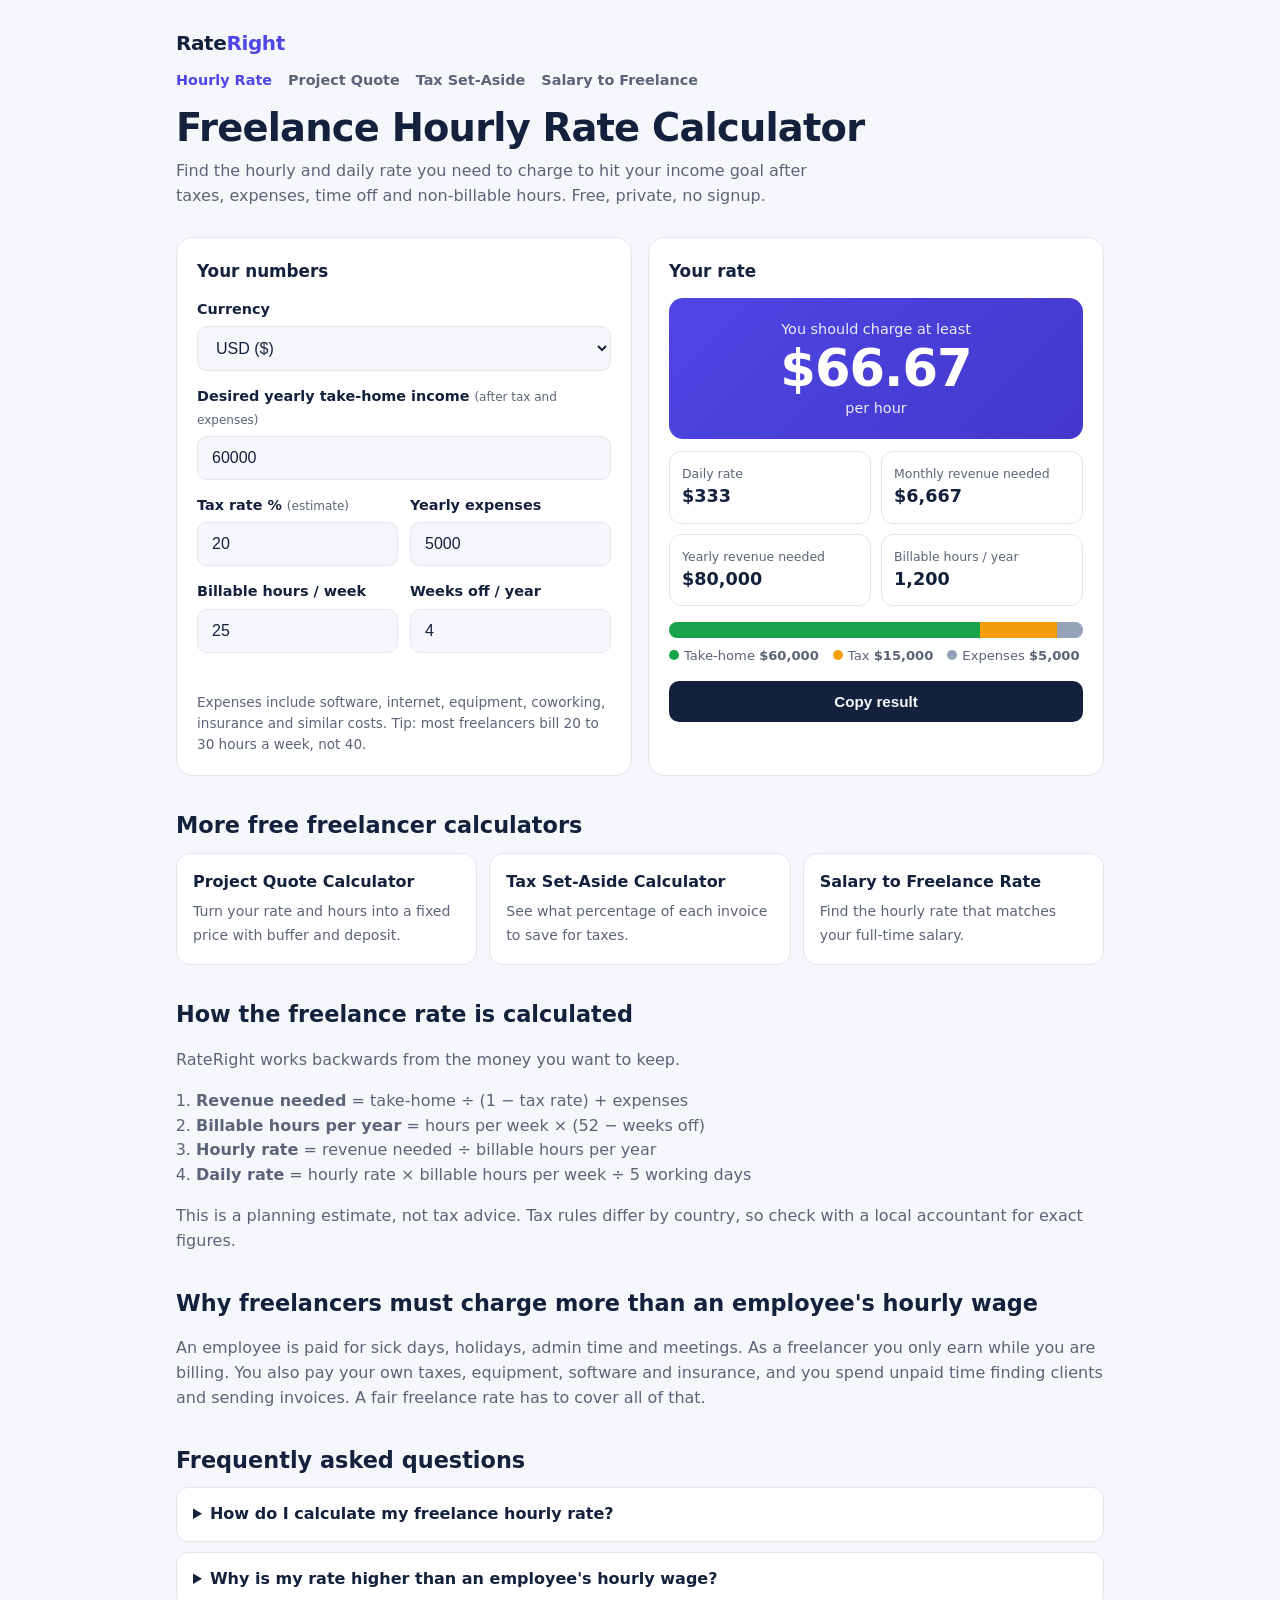
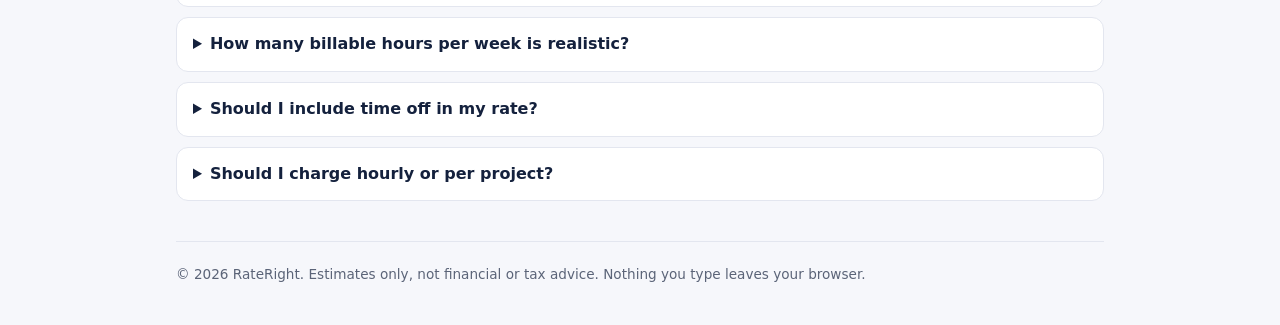
<file: index.html>
<!DOCTYPE html>
<html lang="en">
<head>
<meta charset="utf-8">
<meta name="viewport" content="width=device-width, initial-scale=1">
<title>RateRight – Freelance Hourly Rate Calculator</title>
<meta name="description" content="Free freelance hourly rate calculator. Enter your target income, taxes, expenses and billable hours to find the hourly and daily rate you should charge.">
<meta name="robots" content="index, follow">
<meta property="og:title" content="RateRight – Freelance Hourly Rate Calculator">
<meta property="og:description" content="Find out exactly what to charge per hour as a freelancer. Free, no signup.">
<meta property="og:type" content="website">
<meta name="twitter:card" content="summary">
<!-- After deploying, paste your Google Search Console verification tag here:
<meta name="google-site-verification" content="YOUR_CODE"> -->
<script type="application/ld+json">
{
  "@context": "https://schema.org",
  "@type": "FAQPage",
  "mainEntity": [
    {"@type": "Question", "name": "How do I calculate my freelance hourly rate?",
     "acceptedAnswer": {"@type": "Answer", "text": "Add your yearly business expenses to the pre-tax income you need, then divide by the hours you can realistically bill in a year. RateRight does this for you."}},
    {"@type": "Question", "name": "Why is my freelance rate higher than an employee's hourly wage?",
     "acceptedAnswer": {"@type": "Answer", "text": "Freelancers pay their own taxes, expenses and time off, and cannot bill every working hour because of admin, marketing and gaps between projects."}},
    {"@type": "Question", "name": "How many billable hours per week is realistic?",
     "acceptedAnswer": {"@type": "Answer", "text": "Most freelancers bill 20 to 30 hours a week. The rest of the week goes to finding clients, invoicing, communication and learning."}},
    {"@type": "Question", "name": "Should I include time off in my rate?",
     "acceptedAnswer": {"@type": "Answer", "text": "Yes. Holidays, sick days and slow periods are unpaid for freelancers, so the weeks you do not work must be covered by the weeks you do."}}
  ]
}
</script>
<style>
:root{
  --bg:#f6f7fb; --card:#ffffff; --text:#14213d; --muted:#5b6478; --line:#e3e6ef;
  --brand:#4f46e5; --brand-d:#4338ca; --good:#16a34a; --tax:#f59e0b; --exp:#94a3b8;
}
@media (prefers-color-scheme: dark){
  :root{ --bg:#0f1220; --card:#181c30; --text:#eef0fa; --muted:#a2a9c0; --line:#2a2f4a; --brand:#818cf8; --brand-d:#6366f1; }
}
*{box-sizing:border-box}
html{-webkit-text-size-adjust:100%}
body{margin:0;font-family:system-ui,-apple-system,"Segoe UI",Roboto,Arial,sans-serif;background:var(--bg);color:var(--text);line-height:1.55}
.wrap{max-width:960px;margin:0 auto;padding:0 16px}
header{padding:28px 0 8px}
.logo{font-weight:800;font-size:1.25rem;letter-spacing:-.02em}
.logo span{color:var(--brand)}
h1{font-size:clamp(1.6rem,5vw,2.4rem);line-height:1.2;margin:14px 0 8px;letter-spacing:-.02em}
.lead{color:var(--muted);margin:0 0 20px;max-width:640px}
.grid{display:grid;gap:16px;grid-template-columns:1fr}
@media(min-width:800px){.grid{grid-template-columns:1fr 1fr}}
.card{background:var(--card);border:1px solid var(--line);border-radius:16px;padding:20px}
.card h2{margin:0 0 14px;font-size:1.05rem}
label{display:block;font-weight:600;font-size:.9rem;margin:14px 0 6px}
label small{font-weight:400;color:var(--muted)}
input,select{width:100%;padding:12px 14px;font-size:1rem;border:1px solid var(--line);border-radius:10px;background:var(--bg);color:var(--text)}
input:focus,select:focus{outline:2px solid var(--brand);outline-offset:1px}
.row{display:grid;grid-template-columns:1fr 1fr;gap:12px}
.big{background:linear-gradient(135deg,var(--brand),var(--brand-d));color:#fff;border-radius:14px;padding:20px;text-align:center}
.big .t{font-size:.9rem;opacity:.9}
.big .n{font-size:clamp(2.2rem,9vw,3.2rem);font-weight:800;letter-spacing:-.02em;line-height:1.1}
.big .u{font-size:.9rem;opacity:.9}
.stats{display:grid;grid-template-columns:1fr 1fr;gap:10px;margin-top:12px}
.stat{border:1px solid var(--line);border-radius:12px;padding:12px}
.stat .k{font-size:.78rem;color:var(--muted)}
.stat .v{font-size:1.1rem;font-weight:700}
.bar{display:flex;height:16px;border-radius:99px;overflow:hidden;margin:16px 0 8px;background:var(--line)}
.bar div{height:100%;transition:width .3s}
.legend{display:flex;flex-wrap:wrap;gap:6px 14px;font-size:.82rem;color:var(--muted)}
.legend i{display:inline-block;width:10px;height:10px;border-radius:50%;margin-right:5px}
button{margin-top:14px;width:100%;padding:12px;border:0;border-radius:10px;background:var(--text);color:var(--bg);font-weight:700;font-size:.95rem;cursor:pointer}
button:hover{opacity:.9}
.err{color:#dc2626;font-size:.9rem;margin-top:10px;min-height:1.2em}
.note{font-size:.85rem;color:var(--muted);margin-top:12px}
section.info{margin:32px 0}
section.info h2{font-size:1.4rem;margin:0 0 10px}
section.info p,section.info li{color:var(--muted)}
ol{padding-left:20px}
details{background:var(--card);border:1px solid var(--line);border-radius:12px;padding:14px 16px;margin-bottom:10px}
summary{cursor:pointer;font-weight:600}
details p{margin:10px 0 0}
code{background:var(--bg);border:1px solid var(--line);padding:2px 6px;border-radius:6px;font-size:.9em}
.logo a{color:inherit;text-decoration:none}
.nav{display:flex;flex-wrap:wrap;gap:8px 16px;margin-top:10px}
.nav a{color:var(--muted);text-decoration:none;font-size:.9rem;font-weight:600}
.nav a:hover,.nav a.on{color:var(--brand)}
.tools{display:grid;gap:12px;grid-template-columns:1fr}
@media(min-width:700px){.tools{grid-template-columns:repeat(3,1fr)}}
.tool{display:block;background:var(--card);border:1px solid var(--line);border-radius:14px;padding:16px;text-decoration:none;color:var(--text)}
.tool:hover{border-color:var(--brand)}
.tool b{display:block;margin-bottom:4px}
.tool span{color:var(--muted);font-size:.88rem}
footer{border-top:1px solid var(--line);padding:22px 0 40px;color:var(--muted);font-size:.85rem;margin-top:40px}
</style>
</head>
<body>
<div class="wrap">
  <header>
    <div class="logo"><a href="index.html">Rate<span>Right</span></a></div>
    <nav class="nav">
      <a href="index.html" class="on">Hourly Rate</a>
      <a href="project-quote-calculator.html">Project Quote</a>
      <a href="freelance-tax-calculator.html">Tax Set-Aside</a>
      <a href="salary-to-freelance-rate-calculator.html">Salary to Freelance</a>
    </nav>
    <h1>Freelance Hourly Rate Calculator</h1>
    <p class="lead">Find the hourly and daily rate you need to charge to hit your income goal after taxes, expenses, time off and non-billable hours. Free, private, no signup.</p>
  </header>

  <main>
    <div class="grid">
      <div class="card">
        <h2>Your numbers</h2>

        <label for="cur">Currency</label>
        <select id="cur">
          <option value="$">USD ($)</option>
          <option value="£">GBP (£)</option>
          <option value="€">EUR (€)</option>
          <option value="A$">AUD (A$)</option>
          <option value="C$">CAD (C$)</option>
          <option value="Rs ">PKR (Rs)</option>
          <option value="₹">INR (₹)</option>
          <option value="AED ">AED</option>
        </select>

        <label for="income">Desired yearly take-home income <small>(after tax and expenses)</small></label>
        <input id="income" type="number" inputmode="decimal" min="0" value="60000">

        <div class="row">
          <div>
            <label for="tax">Tax rate % <small>(estimate)</small></label>
            <input id="tax" type="number" inputmode="decimal" min="0" max="90" value="20">
          </div>
          <div>
            <label for="exp">Yearly expenses</label>
            <input id="exp" type="number" inputmode="decimal" min="0" value="5000">
          </div>
        </div>

        <div class="row">
          <div>
            <label for="hrs">Billable hours / week</label>
            <input id="hrs" type="number" inputmode="decimal" min="1" max="80" value="25">
          </div>
          <div>
            <label for="off">Weeks off / year</label>
            <input id="off" type="number" inputmode="decimal" min="0" max="51" value="4">
          </div>
        </div>
        <div class="err" id="err" role="alert"></div>
        <div class="note">Expenses include software, internet, equipment, coworking, insurance and similar costs. Tip: most freelancers bill 20 to 30 hours a week, not 40.</div>
      </div>

      <div class="card" aria-live="polite">
        <h2>Your rate</h2>
        <div class="big">
          <div class="t">You should charge at least</div>
          <div class="n" id="hourly">–</div>
          <div class="u">per hour</div>
        </div>

        <div class="stats">
          <div class="stat"><div class="k">Daily rate</div><div class="v" id="daily">–</div></div>
          <div class="stat"><div class="k">Monthly revenue needed</div><div class="v" id="monthly">–</div></div>
          <div class="stat"><div class="k">Yearly revenue needed</div><div class="v" id="yearly">–</div></div>
          <div class="stat"><div class="k">Billable hours / year</div><div class="v" id="yhrs">–</div></div>
        </div>

        <div class="bar" aria-hidden="true">
          <div id="b1" style="background:var(--good)"></div>
          <div id="b2" style="background:var(--tax)"></div>
          <div id="b3" style="background:var(--exp)"></div>
        </div>
        <div class="legend">
          <span><i style="background:var(--good)"></i>Take-home <b id="l1">–</b></span>
          <span><i style="background:var(--tax)"></i>Tax <b id="l2">–</b></span>
          <span><i style="background:var(--exp)"></i>Expenses <b id="l3">–</b></span>
        </div>
        <button id="copy" type="button">Copy result</button>
      </div>
    </div>

    <section class="info">
      <h2>More free freelancer calculators</h2>
      <div class="tools">
        <a class="tool" href="project-quote-calculator.html"><b>Project Quote Calculator</b><span>Turn your rate and hours into a fixed price with buffer and deposit.</span></a>
        <a class="tool" href="freelance-tax-calculator.html"><b>Tax Set-Aside Calculator</b><span>See what percentage of each invoice to save for taxes.</span></a>
        <a class="tool" href="salary-to-freelance-rate-calculator.html"><b>Salary to Freelance Rate</b><span>Find the hourly rate that matches your full-time salary.</span></a>
      </div>
    </section>

    <!-- Ad slot (AdSense) can go here later -->

    <section class="info">
      <h2>How the freelance rate is calculated</h2>
      <p>RateRight works backwards from the money you want to keep.</p>
      <ol>
        <li><b>Revenue needed</b> = take-home ÷ (1 − tax rate) + expenses</li>
        <li><b>Billable hours per year</b> = hours per week × (52 − weeks off)</li>
        <li><b>Hourly rate</b> = revenue needed ÷ billable hours per year</li>
        <li><b>Daily rate</b> = hourly rate × billable hours per week ÷ 5 working days</li>
      </ol>
      <p>This is a planning estimate, not tax advice. Tax rules differ by country, so check with a local accountant for exact figures.</p>
    </section>

    <section class="info">
      <h2>Why freelancers must charge more than an employee's hourly wage</h2>
      <p>An employee is paid for sick days, holidays, admin time and meetings. As a freelancer you only earn while you are billing. You also pay your own taxes, equipment, software and insurance, and you spend unpaid time finding clients and sending invoices. A fair freelance rate has to cover all of that.</p>
    </section>

    <section class="info">
      <h2>Frequently asked questions</h2>
      <details><summary>How do I calculate my freelance hourly rate?</summary>
        <p>Add your yearly expenses to the pre-tax income you need, then divide by the hours you can realistically bill in a year. RateRight does this automatically.</p></details>
      <details><summary>Why is my rate higher than an employee's hourly wage?</summary>
        <p>Freelancers pay their own taxes, expenses and time off, and cannot bill every working hour because of admin, marketing and gaps between projects.</p></details>
      <details><summary>How many billable hours per week is realistic?</summary>
        <p>Most freelancers bill 20 to 30 hours a week. The rest goes to finding clients, invoicing, communication and learning.</p></details>
      <details><summary>Should I include time off in my rate?</summary>
        <p>Yes. Holidays, sick days and slow periods are unpaid, so the weeks you do work must cover the weeks you do not.</p></details>
      <details><summary>Should I charge hourly or per project?</summary>
        <p>Use your hourly rate as a floor. For projects, estimate the hours, multiply by your rate, and add a buffer for revisions and delays.</p></details>
    </section>
  </main>

  <footer>
    © <span id="yr"></span> RateRight. Estimates only, not financial or tax advice. Nothing you type leaves your browser.
  </footer>
</div>

<script>
(function(){
  var $ = function(id){ return document.getElementById(id); };
  var last = "";

  function num(id){ var v = parseFloat($(id).value); return isNaN(v) ? NaN : v; }
  function money(n){
    var c = $("cur").value;
    return c + Math.round(n).toLocaleString("en-US");
  }
  function money2(n){
    var c = $("cur").value;
    return c + n.toLocaleString("en-US", {minimumFractionDigits:2, maximumFractionDigits:2});
  }
  function clear(){
    ["hourly","daily","monthly","yearly","yhrs","l1","l2","l3"].forEach(function(id){ $(id).textContent = "–"; });
    ["b1","b2","b3"].forEach(function(id){ $(id).style.width = "0%"; });
    last = "";
  }

  function calc(){
    var income = num("income"), tax = num("tax"), exp = num("exp"), hrs = num("hrs"), off = num("off");
    var err = $("err");
    err.textContent = "";

    if ([income,tax,exp,hrs,off].some(isNaN)) { err.textContent = "Please fill in all fields."; clear(); return; }
    if (income < 0 || exp < 0 || tax < 0 || off < 0) { err.textContent = "Values cannot be negative."; clear(); return; }
    if (tax >= 100) { err.textContent = "Tax rate must be below 100%."; clear(); return; }
    if (hrs <= 0 || hrs > 80) { err.textContent = "Billable hours per week must be between 1 and 80."; clear(); return; }
    if (off > 51) { err.textContent = "Weeks off must be 51 or fewer."; clear(); return; }

    var t = tax / 100;
    var pretax = income / (1 - t);
    var revenue = pretax + exp;
    var workWeeks = 52 - off;
    var yearHours = hrs * workWeeks;
    var hourly = revenue / yearHours;
    var daily = hourly * hrs / 5;
    var taxAmt = pretax - income;

    $("hourly").textContent = money2(hourly);
    $("daily").textContent = money(daily);
    $("monthly").textContent = money(revenue / 12);
    $("yearly").textContent = money(revenue);
    $("yhrs").textContent = Math.round(yearHours).toLocaleString("en-US");

    $("b1").style.width = (income / revenue * 100) + "%";
    $("b2").style.width = (taxAmt / revenue * 100) + "%";
    $("b3").style.width = (exp / revenue * 100) + "%";
    $("l1").textContent = money(income);
    $("l2").textContent = money(taxAmt);
    $("l3").textContent = money(exp);

    last = "To take home " + money(income) + " a year I need to charge " + money2(hourly) +
           " per hour (" + money(daily) + " per day), based on " + hrs + " billable hours a week and " +
           off + " weeks off. Calculated with RateRight.";
  }

  ["income","tax","exp","hrs","off","cur"].forEach(function(id){
    $(id).addEventListener("input", calc);
    $(id).addEventListener("change", calc);
  });

  $("copy").addEventListener("click", function(){
    var btn = $("copy");
    if (!last) return;
    function done(){ btn.textContent = "Copied!"; setTimeout(function(){ btn.textContent = "Copy result"; }, 1500); }
    if (navigator.clipboard && navigator.clipboard.writeText) {
      navigator.clipboard.writeText(last).then(done, function(){});
    } else {
      var ta = document.createElement("textarea");
      ta.value = last; document.body.appendChild(ta); ta.select();
      try { document.execCommand("copy"); done(); } catch(e) {}
      document.body.removeChild(ta);
    }
  });

  $("yr").textContent = new Date().getFullYear();
  calc();
})();
</script>
</body>
</html>
</file>
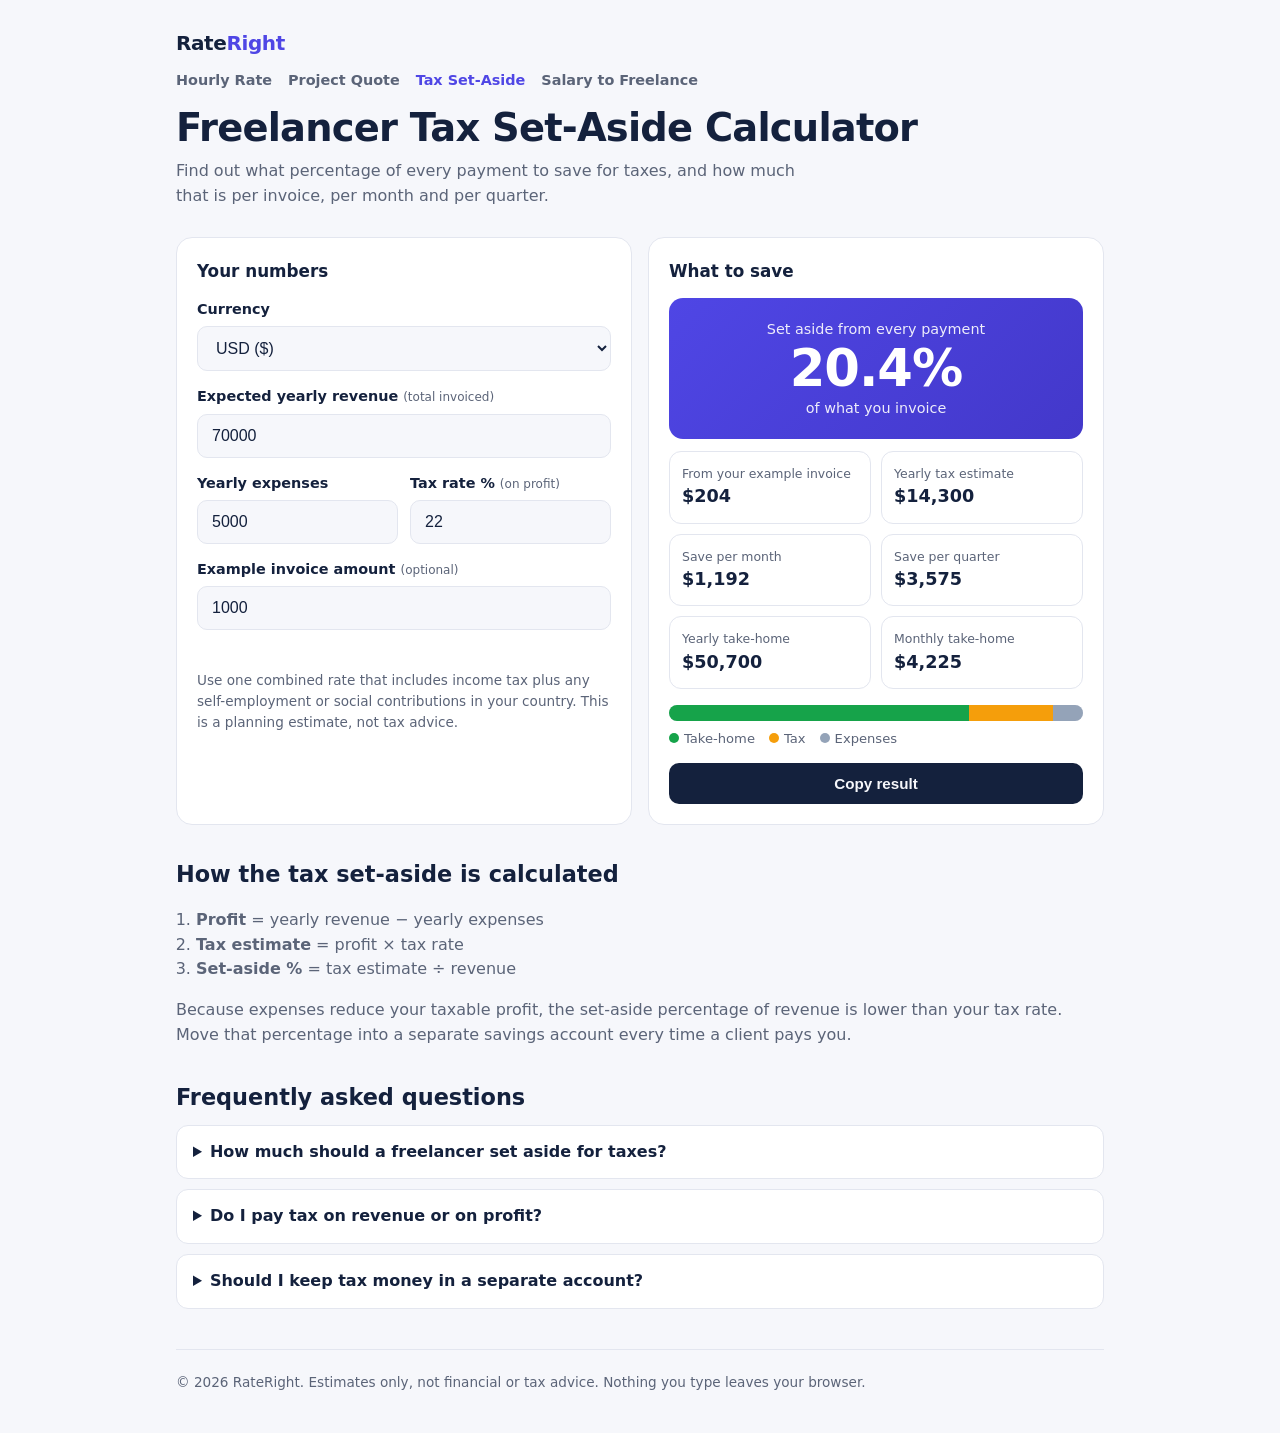
<file: freelance-tax-calculator.html>
<!DOCTYPE html>
<html lang="en">
<head>
<meta charset="utf-8">
<meta name="viewport" content="width=device-width, initial-scale=1">
<title>Freelancer Tax Set-Aside Calculator – RateRight</title>
<meta name="description" content="Free tax set-aside calculator for freelancers. See what percentage of every invoice to save for taxes, plus monthly and quarterly amounts.">
<meta name="robots" content="index, follow">
<meta property="og:title" content="Freelancer Tax Set-Aside Calculator – RateRight">
<meta property="og:description" content="How much of each invoice should you save for tax? Free, private, no signup.">
<meta property="og:type" content="website">
<script type="application/ld+json">
{
  "@context": "https://schema.org",
  "@type": "FAQPage",
  "mainEntity": [
    {"@type": "Question", "name": "How much should a freelancer set aside for taxes?",
     "acceptedAnswer": {"@type": "Answer", "text": "Many freelancers set aside 20 to 30 percent of their profit, but the right figure depends on your country, income level and deductions. Ask a local accountant for your exact rate."}},
    {"@type": "Question", "name": "Do I pay tax on revenue or on profit?",
     "acceptedAnswer": {"@type": "Answer", "text": "In most countries freelancers are taxed on profit, which is revenue minus allowable business expenses. Rules differ, so check your local tax authority."}},
    {"@type": "Question", "name": "Should I keep tax money in a separate account?",
     "acceptedAnswer": {"@type": "Answer", "text": "Yes. Moving the set-aside percentage into a separate savings account every time you get paid makes tax bills much less stressful."}}
  ]
}
</script>
<link rel="stylesheet" href="style.css">
</head>
<body>
<div class="wrap">
  <header>
    <div class="logo"><a href="index.html">Rate<span>Right</span></a></div>
    <nav class="nav">
      <a href="index.html">Hourly Rate</a>
      <a href="project-quote-calculator.html">Project Quote</a>
      <a href="freelance-tax-calculator.html" class="on">Tax Set-Aside</a>
      <a href="salary-to-freelance-rate-calculator.html">Salary to Freelance</a>
    </nav>
    <h1>Freelancer Tax Set-Aside Calculator</h1>
    <p class="lead">Find out what percentage of every payment to save for taxes, and how much that is per invoice, per month and per quarter.</p>
  </header>

  <main>
    <div class="grid">
      <div class="card">
        <h2>Your numbers</h2>
        <label for="cur">Currency</label>
        <select id="cur">
          <option value="$">USD ($)</option>
          <option value="£">GBP (£)</option>
          <option value="€">EUR (€)</option>
          <option value="A$">AUD (A$)</option>
          <option value="C$">CAD (C$)</option>
          <option value="Rs ">PKR (Rs)</option>
          <option value="₹">INR (₹)</option>
          <option value="AED ">AED</option>
        </select>

        <label for="rev">Expected yearly revenue <small>(total invoiced)</small></label>
        <input id="rev" type="number" inputmode="decimal" min="0" value="70000">

        <div class="row">
          <div>
            <label for="exp">Yearly expenses</label>
            <input id="exp" type="number" inputmode="decimal" min="0" value="5000">
          </div>
          <div>
            <label for="tax">Tax rate % <small>(on profit)</small></label>
            <input id="tax" type="number" inputmode="decimal" min="0" max="90" value="22">
          </div>
        </div>

        <label for="inv">Example invoice amount <small>(optional)</small></label>
        <input id="inv" type="number" inputmode="decimal" min="0" value="1000">
        <div class="err" id="err" role="alert"></div>
        <div class="note">Use one combined rate that includes income tax plus any self-employment or social contributions in your country. This is a planning estimate, not tax advice.</div>
      </div>

      <div class="card" aria-live="polite">
        <h2>What to save</h2>
        <div class="big">
          <div class="t">Set aside from every payment</div>
          <div class="n" id="pct">–</div>
          <div class="u">of what you invoice</div>
        </div>
        <div class="stats">
          <div class="stat"><div class="k">From your example invoice</div><div class="v" id="invSave">–</div></div>
          <div class="stat"><div class="k">Yearly tax estimate</div><div class="v" id="taxYear">–</div></div>
          <div class="stat"><div class="k">Save per month</div><div class="v" id="taxMonth">–</div></div>
          <div class="stat"><div class="k">Save per quarter</div><div class="v" id="taxQuarter">–</div></div>
          <div class="stat"><div class="k">Yearly take-home</div><div class="v" id="takeYear">–</div></div>
          <div class="stat"><div class="k">Monthly take-home</div><div class="v" id="takeMonth">–</div></div>
        </div>
        <div class="bar" aria-hidden="true">
          <div id="b1" style="background:var(--good)"></div>
          <div id="b2" style="background:var(--tax)"></div>
          <div id="b3" style="background:var(--exp)"></div>
        </div>
        <div class="legend">
          <span><i style="background:var(--good)"></i>Take-home</span>
          <span><i style="background:var(--tax)"></i>Tax</span>
          <span><i style="background:var(--exp)"></i>Expenses</span>
        </div>
        <button id="copy" type="button">Copy result</button>
      </div>
    </div>

    <section class="info">
      <h2>How the tax set-aside is calculated</h2>
      <ol>
        <li><b>Profit</b> = yearly revenue − yearly expenses</li>
        <li><b>Tax estimate</b> = profit × tax rate</li>
        <li><b>Set-aside %</b> = tax estimate ÷ revenue</li>
      </ol>
      <p>Because expenses reduce your taxable profit, the set-aside percentage of revenue is lower than your tax rate. Move that percentage into a separate savings account every time a client pays you.</p>
    </section>

    <section class="info">
      <h2>Frequently asked questions</h2>
      <details><summary>How much should a freelancer set aside for taxes?</summary>
        <p>Many freelancers save 20 to 30 percent of profit, but it depends on your country, income and deductions. Ask a local accountant for your exact rate.</p></details>
      <details><summary>Do I pay tax on revenue or on profit?</summary>
        <p>In most countries, on profit: revenue minus allowable business expenses. Rules differ, so check your local tax authority.</p></details>
      <details><summary>Should I keep tax money in a separate account?</summary>
        <p>Yes. Moving the set-aside percentage into savings whenever you get paid makes tax time much less stressful.</p></details>
    </section>
  </main>

  <footer>© <span id="yr"></span> RateRight. Estimates only, not financial or tax advice. Nothing you type leaves your browser.</footer>
</div>

<script>
(function(){
  var $ = function(id){ return document.getElementById(id); };
  var last = "";
  function num(id){ var v = parseFloat($(id).value); return isNaN(v) ? NaN : v; }
  function money(n){ return $("cur").value + Math.round(n).toLocaleString("en-US"); }
  function clear(){
    ["pct","invSave","taxYear","taxMonth","taxQuarter","takeYear","takeMonth"].forEach(function(id){ $(id).textContent = "–"; });
    ["b1","b2","b3"].forEach(function(id){ $(id).style.width = "0%"; });
    last = "";
  }
  function calc(){
    var rev=num("rev"), exp=num("exp"), tax=num("tax"), inv=num("inv");
    var err=$("err"); err.textContent="";
    if(isNaN(inv)) inv=0;
    if([rev,exp,tax].some(isNaN)){ err.textContent="Please fill in revenue, expenses and tax rate."; clear(); return; }
    if(rev<=0){ err.textContent="Revenue must be above 0."; clear(); return; }
    if(exp<0||tax<0||inv<0){ err.textContent="Values cannot be negative."; clear(); return; }
    if(tax>=100){ err.textContent="Tax rate must be below 100%."; clear(); return; }
    if(exp>rev){ err.textContent="Expenses are higher than revenue, so there is no taxable profit."; clear(); return; }

    var profit=rev-exp, taxAmt=profit*tax/100, pct=taxAmt/rev*100, take=profit-taxAmt;
    $("pct").textContent=pct.toFixed(1)+"%";
    $("invSave").textContent=money(inv*pct/100);
    $("taxYear").textContent=money(taxAmt);
    $("taxMonth").textContent=money(taxAmt/12);
    $("taxQuarter").textContent=money(taxAmt/4);
    $("takeYear").textContent=money(take);
    $("takeMonth").textContent=money(take/12);
    $("b1").style.width=(take/rev*100)+"%";
    $("b2").style.width=(taxAmt/rev*100)+"%";
    $("b3").style.width=(exp/rev*100)+"%";
    last="With "+money(rev)+" yearly revenue, "+money(exp)+" expenses and a "+tax+"% tax rate, I should set aside "+pct.toFixed(1)+
      "% of every payment ("+money(taxAmt/12)+" per month). Calculated with RateRight.";
  }
  ["rev","exp","tax","inv","cur"].forEach(function(id){
    $(id).addEventListener("input",calc); $(id).addEventListener("change",calc);
  });
  $("copy").addEventListener("click",function(){
    var btn=$("copy"); if(!last) return;
    function done(){ btn.textContent="Copied!"; setTimeout(function(){ btn.textContent="Copy result"; },1500); }
    if(navigator.clipboard&&navigator.clipboard.writeText){ navigator.clipboard.writeText(last).then(done,function(){}); }
    else{ var ta=document.createElement("textarea"); ta.value=last; document.body.appendChild(ta); ta.select();
      try{ document.execCommand("copy"); done(); }catch(e){} document.body.removeChild(ta); }
  });
  $("yr").textContent=new Date().getFullYear();
  calc();
})();
</script>
</body>
</html>
</file>
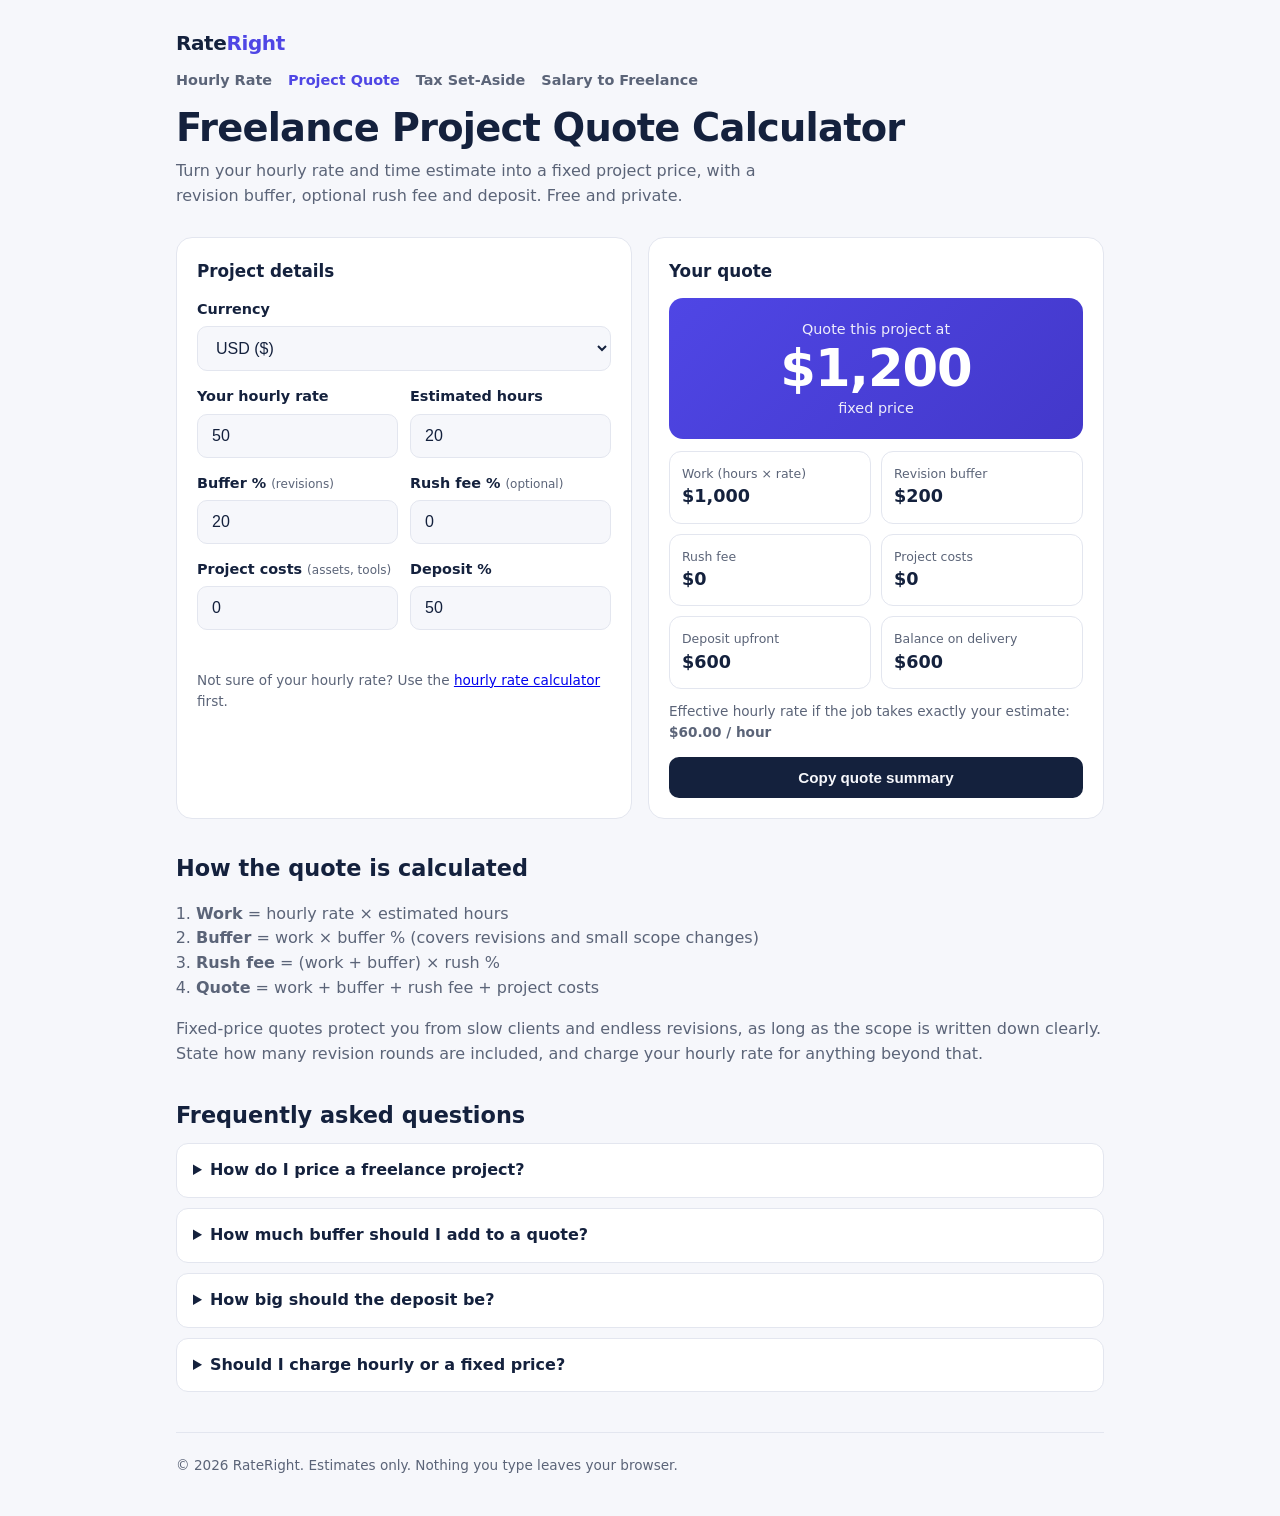
<file: project-quote-calculator.html>
<!DOCTYPE html>
<html lang="en">
<head>
<meta charset="utf-8">
<meta name="viewport" content="width=device-width, initial-scale=1">
<title>Freelance Project Quote Calculator – RateRight</title>
<meta name="description" content="Free project quote calculator for freelancers. Turn your hourly rate, estimated hours, revision buffer and costs into a fair fixed price and deposit amount.">
<meta name="robots" content="index, follow">
<meta property="og:title" content="Freelance Project Quote Calculator – RateRight">
<meta property="og:description" content="Price any freelance project with a revision buffer, rush fee and deposit. Free, no signup.">
<meta property="og:type" content="website">
<script type="application/ld+json">
{
  "@context": "https://schema.org",
  "@type": "FAQPage",
  "mainEntity": [
    {"@type": "Question", "name": "How do I price a freelance project?",
     "acceptedAnswer": {"@type": "Answer", "text": "Estimate the hours, multiply by your hourly rate, add a buffer for revisions and delays, then add any direct project costs such as stock assets or software."}},
    {"@type": "Question", "name": "How much buffer should I add to a quote?",
     "acceptedAnswer": {"@type": "Answer", "text": "Most freelancers add 15 to 30 percent to cover revisions, extra communication and scope creep. Use a higher buffer for new clients or unclear briefs."}},
    {"@type": "Question", "name": "How big should the deposit be?",
     "acceptedAnswer": {"@type": "Answer", "text": "A deposit of 30 to 50 percent before starting is common. It protects you from non-payment and shows the client is serious."}}
  ]
}
</script>
<link rel="stylesheet" href="style.css">
</head>
<body>
<div class="wrap">
  <header>
    <div class="logo"><a href="index.html">Rate<span>Right</span></a></div>
    <nav class="nav">
      <a href="index.html">Hourly Rate</a>
      <a href="project-quote-calculator.html" class="on">Project Quote</a>
      <a href="freelance-tax-calculator.html">Tax Set-Aside</a>
      <a href="salary-to-freelance-rate-calculator.html">Salary to Freelance</a>
    </nav>
    <h1>Freelance Project Quote Calculator</h1>
    <p class="lead">Turn your hourly rate and time estimate into a fixed project price, with a revision buffer, optional rush fee and deposit. Free and private.</p>
  </header>

  <main>
    <div class="grid">
      <div class="card">
        <h2>Project details</h2>
        <label for="cur">Currency</label>
        <select id="cur">
          <option value="$">USD ($)</option>
          <option value="£">GBP (£)</option>
          <option value="€">EUR (€)</option>
          <option value="A$">AUD (A$)</option>
          <option value="C$">CAD (C$)</option>
          <option value="Rs ">PKR (Rs)</option>
          <option value="₹">INR (₹)</option>
          <option value="AED ">AED</option>
        </select>

        <div class="row">
          <div>
            <label for="rate">Your hourly rate</label>
            <input id="rate" type="number" inputmode="decimal" min="0" value="50">
          </div>
          <div>
            <label for="hrs">Estimated hours</label>
            <input id="hrs" type="number" inputmode="decimal" min="0" value="20">
          </div>
        </div>

        <div class="row">
          <div>
            <label for="buf">Buffer % <small>(revisions)</small></label>
            <input id="buf" type="number" inputmode="decimal" min="0" value="20">
          </div>
          <div>
            <label for="rush">Rush fee % <small>(optional)</small></label>
            <input id="rush" type="number" inputmode="decimal" min="0" value="0">
          </div>
        </div>

        <div class="row">
          <div>
            <label for="cost">Project costs <small>(assets, tools)</small></label>
            <input id="cost" type="number" inputmode="decimal" min="0" value="0">
          </div>
          <div>
            <label for="dep">Deposit %</label>
            <input id="dep" type="number" inputmode="decimal" min="0" max="100" value="50">
          </div>
        </div>
        <div class="err" id="err" role="alert"></div>
        <div class="note">Not sure of your hourly rate? Use the <a href="index.html">hourly rate calculator</a> first.</div>
      </div>

      <div class="card" aria-live="polite">
        <h2>Your quote</h2>
        <div class="big">
          <div class="t">Quote this project at</div>
          <div class="n" id="total">–</div>
          <div class="u">fixed price</div>
        </div>
        <div class="stats">
          <div class="stat"><div class="k">Work (hours × rate)</div><div class="v" id="labor">–</div></div>
          <div class="stat"><div class="k">Revision buffer</div><div class="v" id="buffer">–</div></div>
          <div class="stat"><div class="k">Rush fee</div><div class="v" id="rushAmt">–</div></div>
          <div class="stat"><div class="k">Project costs</div><div class="v" id="costs">–</div></div>
          <div class="stat"><div class="k">Deposit upfront</div><div class="v" id="deposit">–</div></div>
          <div class="stat"><div class="k">Balance on delivery</div><div class="v" id="balance">–</div></div>
        </div>
        <div class="note">Effective hourly rate if the job takes exactly your estimate: <b id="eff">–</b></div>
        <button id="copy" type="button">Copy quote summary</button>
      </div>
    </div>

    <section class="info">
      <h2>How the quote is calculated</h2>
      <ol>
        <li><b>Work</b> = hourly rate × estimated hours</li>
        <li><b>Buffer</b> = work × buffer % (covers revisions and small scope changes)</li>
        <li><b>Rush fee</b> = (work + buffer) × rush %</li>
        <li><b>Quote</b> = work + buffer + rush fee + project costs</li>
      </ol>
      <p>Fixed-price quotes protect you from slow clients and endless revisions, as long as the scope is written down clearly. State how many revision rounds are included, and charge your hourly rate for anything beyond that.</p>
    </section>

    <section class="info">
      <h2>Frequently asked questions</h2>
      <details><summary>How do I price a freelance project?</summary>
        <p>Estimate the hours, multiply by your hourly rate, add a buffer for revisions and delays, then add any direct project costs such as stock assets or software.</p></details>
      <details><summary>How much buffer should I add to a quote?</summary>
        <p>Most freelancers add 15 to 30 percent. Use a higher buffer for new clients or unclear briefs.</p></details>
      <details><summary>How big should the deposit be?</summary>
        <p>30 to 50 percent before starting is common. It protects you from non-payment and shows the client is serious.</p></details>
      <details><summary>Should I charge hourly or a fixed price?</summary>
        <p>Fixed prices suit clearly defined projects. Hourly billing suits open-ended work where the scope keeps changing.</p></details>
    </section>
  </main>

  <footer>© <span id="yr"></span> RateRight. Estimates only. Nothing you type leaves your browser.</footer>
</div>

<script>
(function(){
  var $ = function(id){ return document.getElementById(id); };
  var last = "";
  function num(id){ var v = parseFloat($(id).value); return isNaN(v) ? NaN : v; }
  function money(n){ return $("cur").value + Math.round(n).toLocaleString("en-US"); }
  function money2(n){ return $("cur").value + n.toLocaleString("en-US",{minimumFractionDigits:2,maximumFractionDigits:2}); }
  function clear(){
    ["total","labor","buffer","rushAmt","costs","deposit","balance","eff"].forEach(function(id){ $(id).textContent = "–"; });
    last = "";
  }
  function calc(){
    var rate=num("rate"), hrs=num("hrs"), buf=num("buf"), rush=num("rush"), cost=num("cost"), dep=num("dep");
    var err=$("err"); err.textContent="";
    if([rate,hrs,buf,rush,cost,dep].some(isNaN)){ err.textContent="Please fill in all fields."; clear(); return; }
    if(rate<0||hrs<=0||buf<0||rush<0||cost<0||dep<0){ err.textContent="Hours must be above 0 and values cannot be negative."; clear(); return; }
    if(dep>100){ err.textContent="Deposit cannot be more than 100%."; clear(); return; }

    var labor=rate*hrs, buffer=labor*buf/100, sub=labor+buffer, rushAmt=sub*rush/100;
    var total=sub+rushAmt+cost, deposit=total*dep/100, balance=total-deposit;
    var eff=(total-cost)/hrs;

    $("total").textContent=money(total);
    $("labor").textContent=money(labor);
    $("buffer").textContent=money(buffer);
    $("rushAmt").textContent=money(rushAmt);
    $("costs").textContent=money(cost);
    $("deposit").textContent=money(deposit);
    $("balance").textContent=money(balance);
    $("eff").textContent=money2(eff)+" / hour";

    last="Project quote: "+money(total)+" fixed price ("+hrs+" estimated hours at "+money2(rate)+"/hour, "+buf+"% revision buffer"+
      (rush>0?", "+rush+"% rush fee":"")+(cost>0?", "+money(cost)+" project costs":"")+"). Deposit "+money(deposit)+" upfront, "+money(balance)+" on delivery.";
  }
  ["rate","hrs","buf","rush","cost","dep","cur"].forEach(function(id){
    $(id).addEventListener("input",calc); $(id).addEventListener("change",calc);
  });
  $("copy").addEventListener("click",function(){
    var btn=$("copy"); if(!last) return;
    function done(){ btn.textContent="Copied!"; setTimeout(function(){ btn.textContent="Copy quote summary"; },1500); }
    if(navigator.clipboard&&navigator.clipboard.writeText){ navigator.clipboard.writeText(last).then(done,function(){}); }
    else{ var ta=document.createElement("textarea"); ta.value=last; document.body.appendChild(ta); ta.select();
      try{ document.execCommand("copy"); done(); }catch(e){} document.body.removeChild(ta); }
  });
  $("yr").textContent=new Date().getFullYear();
  calc();
})();
</script>
</body>
</html>
</file>
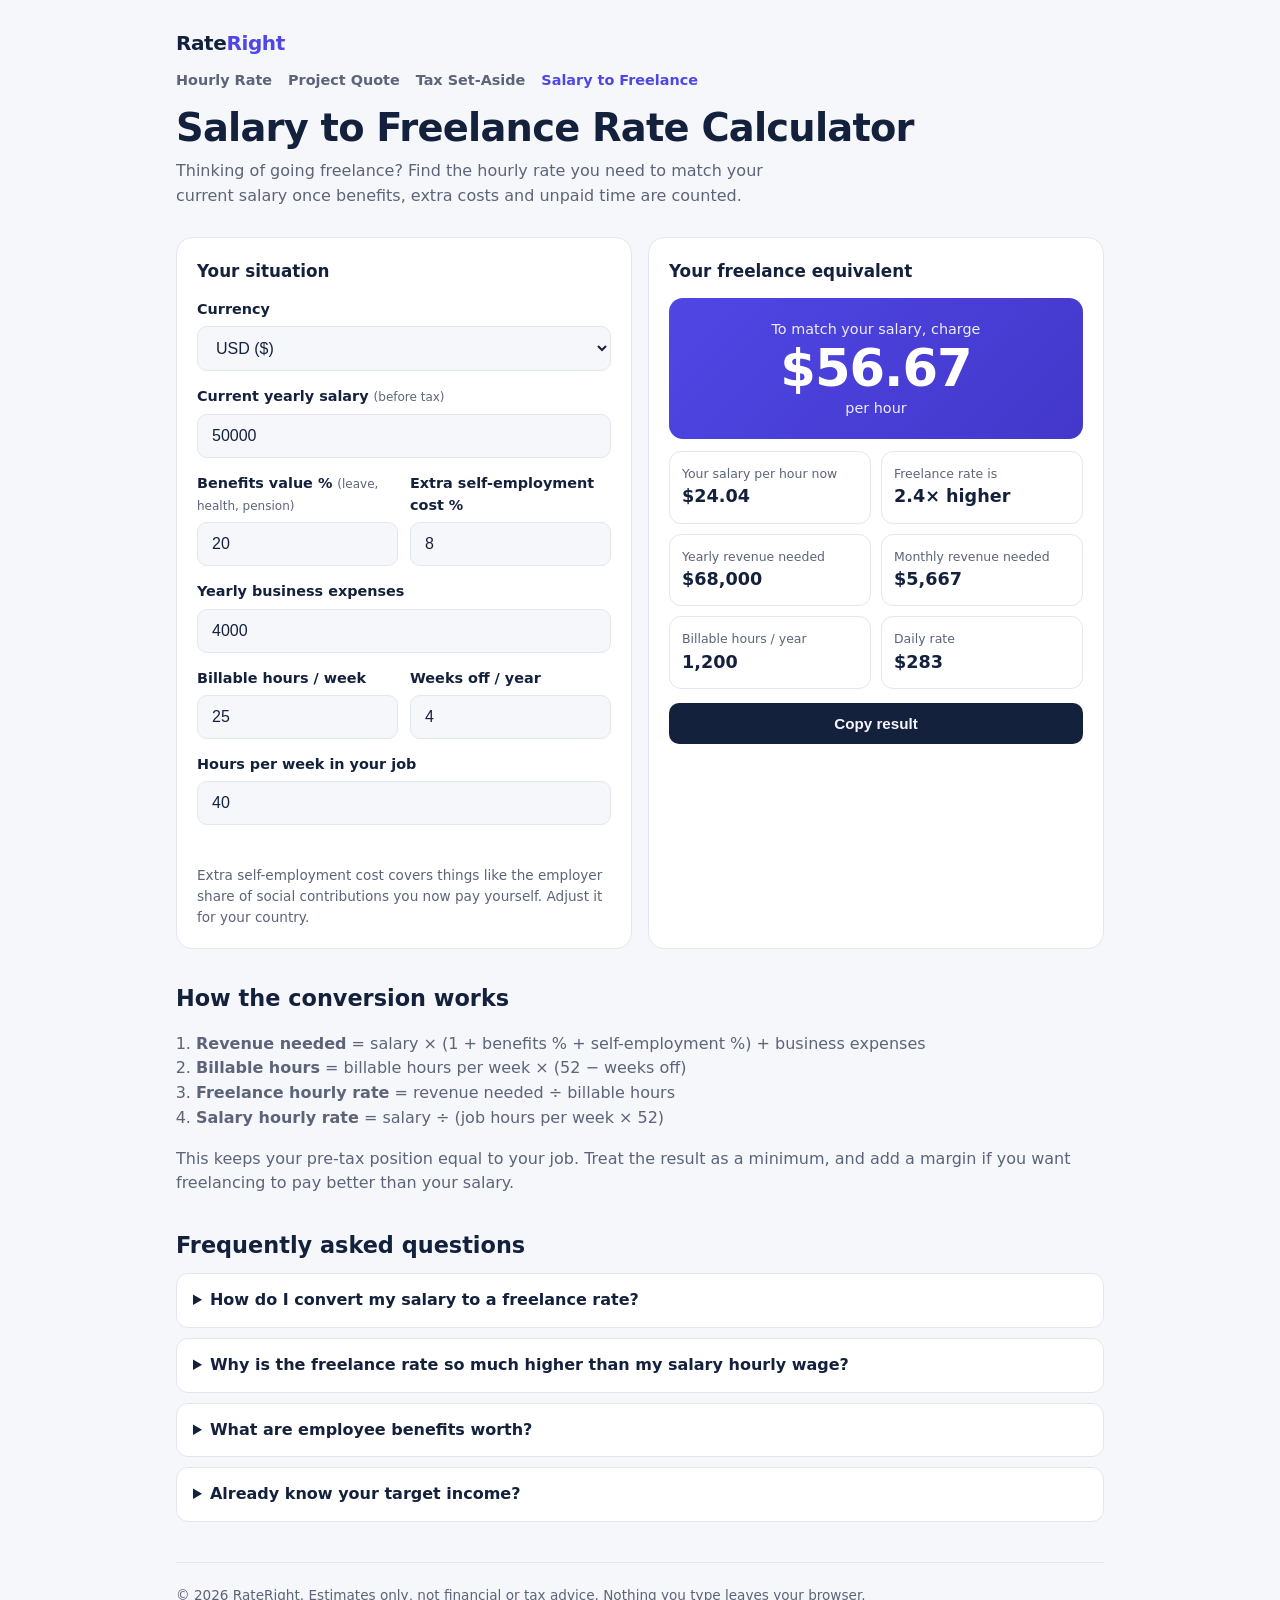
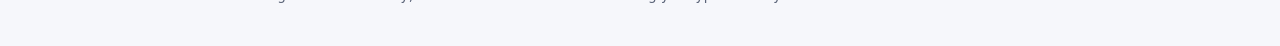
<file: salary-to-freelance-rate-calculator.html>
<!DOCTYPE html>
<html lang="en">
<head>
<meta charset="utf-8">
<meta name="viewport" content="width=device-width, initial-scale=1">
<title>Salary to Freelance Rate Calculator – RateRight</title>
<meta name="description" content="Free salary to freelance rate calculator. Convert a full-time salary into the hourly rate you need as a freelancer, including benefits, taxes and unpaid time.">
<meta name="robots" content="index, follow">
<meta property="og:title" content="Salary to Freelance Rate Calculator – RateRight">
<meta property="og:description" content="Thinking of going freelance? See what hourly rate matches your salary. Free, no signup.">
<meta property="og:type" content="website">
<script type="application/ld+json">
{
  "@context": "https://schema.org",
  "@type": "FAQPage",
  "mainEntity": [
    {"@type": "Question", "name": "How do I convert my salary to a freelance rate?",
     "acceptedAnswer": {"@type": "Answer", "text": "Add the value of your benefits and extra self-employment costs to your salary, add business expenses, then divide by the hours you can realistically bill in a year."}},
    {"@type": "Question", "name": "Why is the freelance rate so much higher than my salary hourly wage?",
     "acceptedAnswer": {"@type": "Answer", "text": "Employees are paid for 40 hours a week including holidays and admin. Freelancers bill fewer hours, pay for their own benefits and expenses, and have unpaid time off."}},
    {"@type": "Question", "name": "What are employee benefits worth?",
     "acceptedAnswer": {"@type": "Answer", "text": "Health cover, pension contributions, paid leave and equipment are often worth 15 to 30 percent of a salary. Freelancers must pay for these themselves."}}
  ]
}
</script>
<link rel="stylesheet" href="style.css">
</head>
<body>
<div class="wrap">
  <header>
    <div class="logo"><a href="index.html">Rate<span>Right</span></a></div>
    <nav class="nav">
      <a href="index.html">Hourly Rate</a>
      <a href="project-quote-calculator.html">Project Quote</a>
      <a href="freelance-tax-calculator.html">Tax Set-Aside</a>
      <a href="salary-to-freelance-rate-calculator.html" class="on">Salary to Freelance</a>
    </nav>
    <h1>Salary to Freelance Rate Calculator</h1>
    <p class="lead">Thinking of going freelance? Find the hourly rate you need to match your current salary once benefits, extra costs and unpaid time are counted.</p>
  </header>

  <main>
    <div class="grid">
      <div class="card">
        <h2>Your situation</h2>
        <label for="cur">Currency</label>
        <select id="cur">
          <option value="$">USD ($)</option>
          <option value="£">GBP (£)</option>
          <option value="€">EUR (€)</option>
          <option value="A$">AUD (A$)</option>
          <option value="C$">CAD (C$)</option>
          <option value="Rs ">PKR (Rs)</option>
          <option value="₹">INR (₹)</option>
          <option value="AED ">AED</option>
        </select>

        <label for="sal">Current yearly salary <small>(before tax)</small></label>
        <input id="sal" type="number" inputmode="decimal" min="0" value="50000">

        <div class="row">
          <div>
            <label for="ben">Benefits value % <small>(leave, health, pension)</small></label>
            <input id="ben" type="number" inputmode="decimal" min="0" value="20">
          </div>
          <div>
            <label for="se">Extra self-employment cost %</label>
            <input id="se" type="number" inputmode="decimal" min="0" value="8">
          </div>
        </div>

        <label for="exp">Yearly business expenses</label>
        <input id="exp" type="number" inputmode="decimal" min="0" value="4000">

        <div class="row">
          <div>
            <label for="hrs">Billable hours / week</label>
            <input id="hrs" type="number" inputmode="decimal" min="1" max="80" value="25">
          </div>
          <div>
            <label for="off">Weeks off / year</label>
            <input id="off" type="number" inputmode="decimal" min="0" max="51" value="4">
          </div>
        </div>

        <label for="ehrs">Hours per week in your job</label>
        <input id="ehrs" type="number" inputmode="decimal" min="1" max="80" value="40">
        <div class="err" id="err" role="alert"></div>
        <div class="note">Extra self-employment cost covers things like the employer share of social contributions you now pay yourself. Adjust it for your country.</div>
      </div>

      <div class="card" aria-live="polite">
        <h2>Your freelance equivalent</h2>
        <div class="big">
          <div class="t">To match your salary, charge</div>
          <div class="n" id="fHourly">–</div>
          <div class="u">per hour</div>
        </div>
        <div class="stats">
          <div class="stat"><div class="k">Your salary per hour now</div><div class="v" id="eHourly">–</div></div>
          <div class="stat"><div class="k">Freelance rate is</div><div class="v" id="mult">–</div></div>
          <div class="stat"><div class="k">Yearly revenue needed</div><div class="v" id="req">–</div></div>
          <div class="stat"><div class="k">Monthly revenue needed</div><div class="v" id="reqM">–</div></div>
          <div class="stat"><div class="k">Billable hours / year</div><div class="v" id="yh">–</div></div>
          <div class="stat"><div class="k">Daily rate</div><div class="v" id="daily">–</div></div>
        </div>
        <button id="copy" type="button">Copy result</button>
      </div>
    </div>

    <section class="info">
      <h2>How the conversion works</h2>
      <ol>
        <li><b>Revenue needed</b> = salary × (1 + benefits % + self-employment %) + business expenses</li>
        <li><b>Billable hours</b> = billable hours per week × (52 − weeks off)</li>
        <li><b>Freelance hourly rate</b> = revenue needed ÷ billable hours</li>
        <li><b>Salary hourly rate</b> = salary ÷ (job hours per week × 52)</li>
      </ol>
      <p>This keeps your pre-tax position equal to your job. Treat the result as a minimum, and add a margin if you want freelancing to pay better than your salary.</p>
    </section>

    <section class="info">
      <h2>Frequently asked questions</h2>
      <details><summary>How do I convert my salary to a freelance rate?</summary>
        <p>Add the value of your benefits and extra self-employment costs to your salary, add business expenses, then divide by the hours you can realistically bill in a year.</p></details>
      <details><summary>Why is the freelance rate so much higher than my salary hourly wage?</summary>
        <p>Employees are paid for 40 hours a week including holidays and admin. Freelancers bill fewer hours, pay for their own benefits and expenses, and have unpaid time off.</p></details>
      <details><summary>What are employee benefits worth?</summary>
        <p>Health cover, pension contributions, paid leave and equipment are often worth 15 to 30 percent of a salary.</p></details>
      <details><summary>Already know your target income?</summary>
        <p>Use the <a href="index.html">hourly rate calculator</a> to work backwards from the take-home amount you want.</p></details>
    </section>
  </main>

  <footer>© <span id="yr"></span> RateRight. Estimates only, not financial or tax advice. Nothing you type leaves your browser.</footer>
</div>

<script>
(function(){
  var $ = function(id){ return document.getElementById(id); };
  var last = "";
  function num(id){ var v = parseFloat($(id).value); return isNaN(v) ? NaN : v; }
  function money(n){ return $("cur").value + Math.round(n).toLocaleString("en-US"); }
  function money2(n){ return $("cur").value + n.toLocaleString("en-US",{minimumFractionDigits:2,maximumFractionDigits:2}); }
  function clear(){
    ["fHourly","eHourly","mult","req","reqM","yh","daily"].forEach(function(id){ $(id).textContent = "–"; });
    last = "";
  }
  function calc(){
    var sal=num("sal"), ben=num("ben"), se=num("se"), exp=num("exp"), hrs=num("hrs"), off=num("off"), ehrs=num("ehrs");
    var err=$("err"); err.textContent="";
    if([sal,ben,se,exp,hrs,off,ehrs].some(isNaN)){ err.textContent="Please fill in all fields."; clear(); return; }
    if(sal<=0){ err.textContent="Salary must be above 0."; clear(); return; }
    if(ben<0||se<0||exp<0||off<0){ err.textContent="Values cannot be negative."; clear(); return; }
    if(hrs<=0||hrs>80||ehrs<=0||ehrs>80){ err.textContent="Hours per week must be between 1 and 80."; clear(); return; }
    if(off>51){ err.textContent="Weeks off must be 51 or fewer."; clear(); return; }

    var req=sal*(1+(ben+se)/100)+exp;
    var yh=hrs*(52-off);
    var fH=req/yh;
    var eH=sal/(ehrs*52);

    $("fHourly").textContent=money2(fH);
    $("eHourly").textContent=money2(eH);
    $("mult").textContent=(fH/eH).toFixed(1)+"× higher";
    $("req").textContent=money(req);
    $("reqM").textContent=money(req/12);
    $("yh").textContent=Math.round(yh).toLocaleString("en-US");
    $("daily").textContent=money(fH*hrs/5);

    last="A "+money(sal)+" salary equals about "+money2(fH)+" per hour as a freelancer ("+(fH/eH).toFixed(1)+
      "x my "+money2(eH)+" salary hourly rate), based on "+hrs+" billable hours a week and "+off+" weeks off. Calculated with RateRight.";
  }
  ["sal","ben","se","exp","hrs","off","ehrs","cur"].forEach(function(id){
    $(id).addEventListener("input",calc); $(id).addEventListener("change",calc);
  });
  $("copy").addEventListener("click",function(){
    var btn=$("copy"); if(!last) return;
    function done(){ btn.textContent="Copied!"; setTimeout(function(){ btn.textContent="Copy result"; },1500); }
    if(navigator.clipboard&&navigator.clipboard.writeText){ navigator.clipboard.writeText(last).then(done,function(){}); }
    else{ var ta=document.createElement("textarea"); ta.value=last; document.body.appendChild(ta); ta.select();
      try{ document.execCommand("copy"); done(); }catch(e){} document.body.removeChild(ta); }
  });
  $("yr").textContent=new Date().getFullYear();
  calc();
})();
</script>
</body>
</html>
</file>
<file: style.css>
:root{
  --bg:#f6f7fb; --card:#ffffff; --text:#14213d; --muted:#5b6478; --line:#e3e6ef;
  --brand:#4f46e5; --brand-d:#4338ca; --good:#16a34a; --tax:#f59e0b; --exp:#94a3b8;
}
@media (prefers-color-scheme: dark){
  :root{ --bg:#0f1220; --card:#181c30; --text:#eef0fa; --muted:#a2a9c0; --line:#2a2f4a; --brand:#818cf8; --brand-d:#6366f1; }
}
*{box-sizing:border-box}
html{-webkit-text-size-adjust:100%}
body{margin:0;font-family:system-ui,-apple-system,"Segoe UI",Roboto,Arial,sans-serif;background:var(--bg);color:var(--text);line-height:1.55}
.wrap{max-width:960px;margin:0 auto;padding:0 16px}
header{padding:28px 0 8px}
.logo{font-weight:800;font-size:1.25rem;letter-spacing:-.02em}
.logo a{color:inherit;text-decoration:none}
.logo span{color:var(--brand)}
.nav{display:flex;flex-wrap:wrap;gap:8px 16px;margin-top:10px}
.nav a{color:var(--muted);text-decoration:none;font-size:.9rem;font-weight:600}
.nav a:hover,.nav a.on{color:var(--brand)}
h1{font-size:clamp(1.6rem,5vw,2.4rem);line-height:1.2;margin:14px 0 8px;letter-spacing:-.02em}
.lead{color:var(--muted);margin:0 0 20px;max-width:640px}
.grid{display:grid;gap:16px;grid-template-columns:1fr}
@media(min-width:800px){.grid{grid-template-columns:1fr 1fr}}
.card{background:var(--card);border:1px solid var(--line);border-radius:16px;padding:20px}
.card h2{margin:0 0 14px;font-size:1.05rem}
label{display:block;font-weight:600;font-size:.9rem;margin:14px 0 6px}
label small{font-weight:400;color:var(--muted)}
input,select{width:100%;padding:12px 14px;font-size:1rem;border:1px solid var(--line);border-radius:10px;background:var(--bg);color:var(--text)}
input:focus,select:focus{outline:2px solid var(--brand);outline-offset:1px}
.row{display:grid;grid-template-columns:1fr 1fr;gap:12px}
.big{background:linear-gradient(135deg,var(--brand),var(--brand-d));color:#fff;border-radius:14px;padding:20px;text-align:center}
.big .t{font-size:.9rem;opacity:.9}
.big .n{font-size:clamp(2.2rem,9vw,3.2rem);font-weight:800;letter-spacing:-.02em;line-height:1.1}
.big .u{font-size:.9rem;opacity:.9}
.stats{display:grid;grid-template-columns:1fr 1fr;gap:10px;margin-top:12px}
.stat{border:1px solid var(--line);border-radius:12px;padding:12px}
.stat .k{font-size:.78rem;color:var(--muted)}
.stat .v{font-size:1.1rem;font-weight:700}
.bar{display:flex;height:16px;border-radius:99px;overflow:hidden;margin:16px 0 8px;background:var(--line)}
.bar div{height:100%;transition:width .3s}
.legend{display:flex;flex-wrap:wrap;gap:6px 14px;font-size:.82rem;color:var(--muted)}
.legend i{display:inline-block;width:10px;height:10px;border-radius:50%;margin-right:5px}
button{margin-top:14px;width:100%;padding:12px;border:0;border-radius:10px;background:var(--text);color:var(--bg);font-weight:700;font-size:.95rem;cursor:pointer}
button:hover{opacity:.9}
.err{color:#dc2626;font-size:.9rem;margin-top:10px;min-height:1.2em}
.note{font-size:.85rem;color:var(--muted);margin-top:12px}
section.info{margin:32px 0}
section.info h2{font-size:1.4rem;margin:0 0 10px}
section.info p,section.info li{color:var(--muted)}
ol{padding-left:20px}
details{background:var(--card);border:1px solid var(--line);border-radius:12px;padding:14px 16px;margin-bottom:10px}
summary{cursor:pointer;font-weight:600}
details p{margin:10px 0 0}
.tools{display:grid;gap:12px;grid-template-columns:1fr}
@media(min-width:700px){.tools{grid-template-columns:repeat(3,1fr)}}
.tool{display:block;background:var(--card);border:1px solid var(--line);border-radius:14px;padding:16px;text-decoration:none;color:var(--text)}
.tool:hover{border-color:var(--brand)}
.tool b{display:block;margin-bottom:4px}
.tool span{color:var(--muted);font-size:.88rem}
footer{border-top:1px solid var(--line);padding:22px 0 40px;color:var(--muted);font-size:.85rem;margin-top:40px}
</file>
